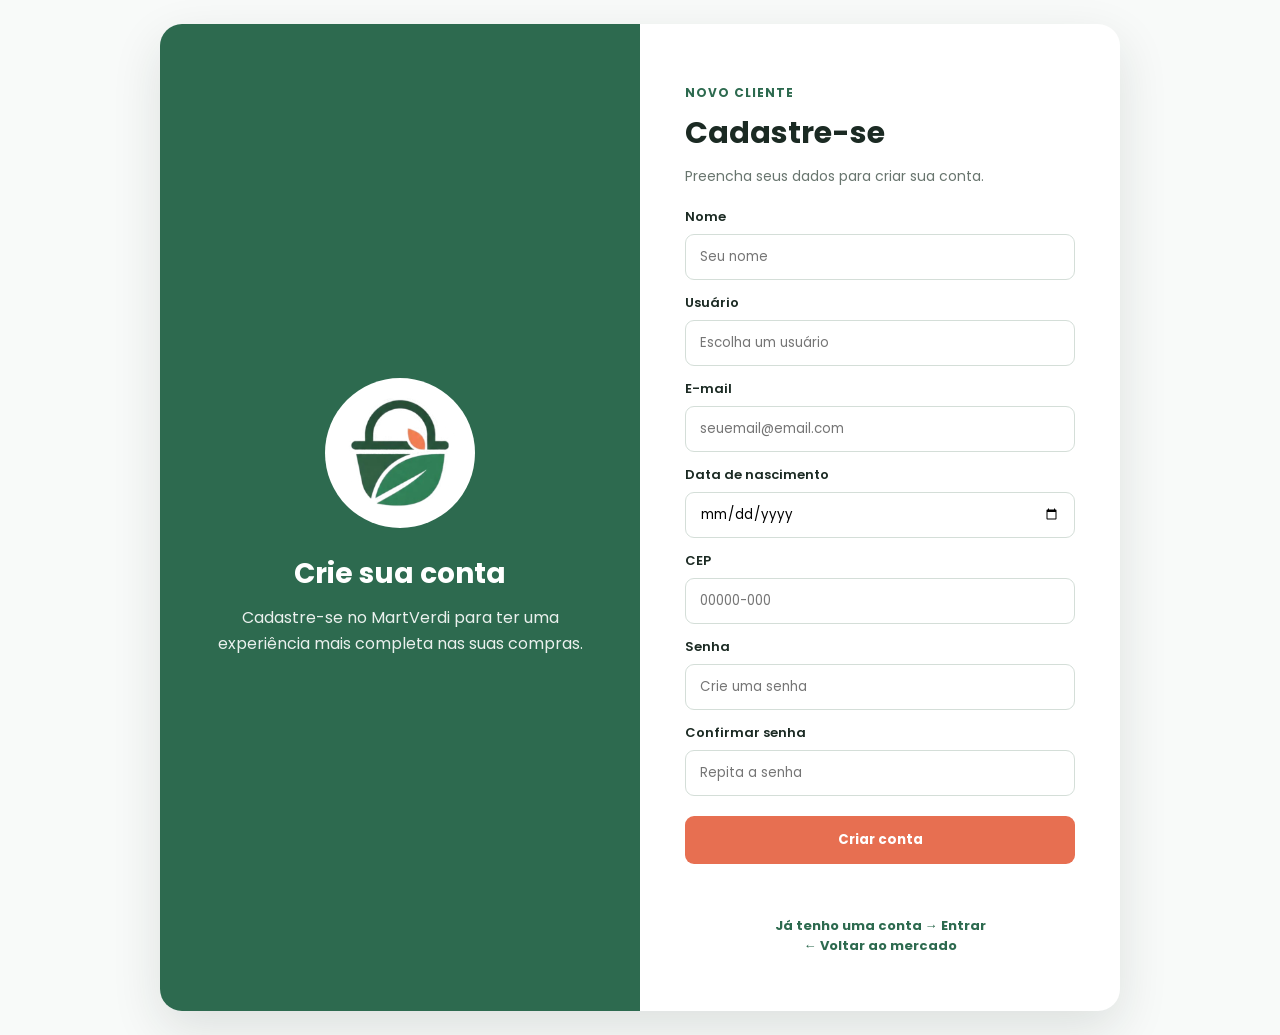
<file: frontend/wwwroot/pages/cadastro.html>
<!DOCTYPE html>

<!-- CADASTRO: formulário de criação de conta do protótipo. -->

<html lang="pt-BR">
<head>
  <meta charset="UTF-8">
  <meta name="viewport" content="width=device-width, initial-scale=1.0">
  <title>Criar conta | MartVerdi</title>
  <link rel="preconnect" href="https://fonts.googleapis.com">
  <link rel="preconnect" href="https://fonts.gstatic.com" crossorigin>
  <link href="https://fonts.googleapis.com/css2?family=Poppins:wght@400;500;600;700&display=swap" rel="stylesheet">
  <style>
    *{box-sizing:border-box;margin:0;padding:0;font-family:Poppins,sans-serif}body{min-height:100vh;background:#F8FAF9;color:#1B2A23;display:flex;align-items:center;justify-content:center;padding:24px}.cadastro-page{width:min(960px,100%);display:grid;grid-template-columns:1fr 1fr;background:#fff;border-radius:22px;overflow:hidden;box-shadow:0 18px 50px rgba(27,42,35,.12)}.cadastro-brand{background:#2D6A4F;color:#fff;padding:55px 45px;display:flex;flex-direction:column;justify-content:center;align-items:center;text-align:center}.cadastro-brand img{width:150px;height:150px;object-fit:contain;background:#fff;border-radius:50%;padding:15px;margin-bottom:25px}.cadastro-brand h1{font-size:28px;margin-bottom:10px}.cadastro-brand p{opacity:.9;line-height:1.6}.cadastro-form{padding:55px 45px}.kicker{font-size:12px;color:#2D6A4F;font-weight:700;letter-spacing:1px}.cadastro-form h2{font-size:30px;margin:7px 0 10px}.intro{color:#68756E;font-size:14px;margin-bottom:20px}label{display:block;font-size:13px;font-weight:600;margin:13px 0 7px}.field{width:100%;height:46px;border:1px solid #D4DED8;border-radius:9px;padding:0 14px;outline:none}.field:focus{border-color:#2D6A4F;box-shadow:0 0 0 3px rgba(45,106,79,.1)}.btn{width:100%;height:48px;border:0;border-radius:9px;background:#E76F51;color:#fff;font-weight:700;margin-top:20px;cursor:pointer}.btn:hover{background:#D85B3B}.links{margin-top:18px;text-align:center;font-size:13px}.links a{color:#2D6A4F;font-weight:700;text-decoration:none}.mensagem{margin-top:14px;min-height:20px;font-size:13px;font-weight:600}@media(max-width:700px){.cadastro-page{grid-template-columns:1fr}.cadastro-brand{padding:35px}.cadastro-brand img{width:100px;height:100px}.cadastro-form{padding:35px 25px}}
  </style>
  <link rel="icon" type="image/png" href="../favicon.png">
</head>
<body>
  <main class="cadastro-page">
    <section class="cadastro-brand"><img src="../assets/img/martverdi-icon.png" alt="Logo MartVerdi"><h1>Crie sua conta</h1><p>Cadastre-se no MartVerdi para ter uma experiência mais completa nas suas compras.</p></section>
    <section class="cadastro-form">
      <span class="kicker">NOVO CLIENTE</span><h2>Cadastre-se</h2><p class="intro">Preencha seus dados para criar sua conta.</p>
      <form id="cadastroForm">
        <label for="nome">Nome</label><input class="field" id="nome" required placeholder="Seu nome">
        <label for="usuario">Usuário</label><input class="field" id="usuario" required placeholder="Escolha um usuário">
        <label for="email">E-mail</label><input class="field" id="email" type="email" required placeholder="seuemail@email.com">
        <label for="dataNascimento">Data de nascimento</label><input class="field" id="dataNascimento" type="date" required>
        <label for="cep">CEP</label><input class="field" id="cep" inputmode="numeric" maxlength="9" required placeholder="00000-000">
        <label for="senha">Senha</label><input class="field" id="senha" type="password" required placeholder="Crie uma senha">
        <label for="confirmar">Confirmar senha</label><input class="field" id="confirmar" type="password" required placeholder="Repita a senha">
        <button class="btn" type="submit">Criar conta</button>
      </form>
      <p id="mensagem" class="mensagem"></p>
      <div class="links"><a href="./login.html">Já tenho uma conta → Entrar</a><br><a href="../index.html">← Voltar ao mercado</a></div>
    </section>
  </main>
  <script>
      // Captura o formulário e os campos utilizados no cadastro.
      const formulario = document.getElementById('cadastroForm');
      const campoCep = document.getElementById('cep');

      // Envia os dados do formulário para a API quando o usuário se cadastra.
      formulario.addEventListener('submit', async function (e) {
          e.preventDefault();

          // Captura os valores digitados pelo usuário.
          const nome = document.getElementById('nome').value.trim();
          const usuario = document.getElementById('usuario').value.trim();
          const email = document.getElementById('email').value.trim();
          const dataNascimento = document.getElementById('dataNascimento').value;
          const cep = campoCep.value.trim();
          const senha = document.getElementById('senha').value;
          const confirmar = document.getElementById('confirmar').value;
          const mensagem = document.getElementById('mensagem');

          // Função para exibir mensagens ao usuário.
          function mostrarMensagem(texto, cor) {
              mensagem.textContent = texto;
              mensagem.style.color = cor;
          }

          // Valida o CEP antes de enviar os dados.
          if (cep.replace(/\D/g, '').length !== 8) {
              mostrarMensagem('Digite um CEP válido.', '#D85B3B');
              return;
          }

          // Verifica se as duas senhas são iguais.
          if (senha !== confirmar) {
              mostrarMensagem('As senhas não coincidem.', '#D85B3B');
              return;
          }

          // Impede a utilização do nome de usuário reservado.
          if (usuario.toLowerCase() === 'admin') {
              mostrarMensagem('Esse usuário não está disponível.', '#D85B3B');
              return;
          }

          // Monta o objeto com os dados esperados pela API.
          const dadosCadastro = {
              nome: nome,
              usuario: usuario,
              email: email,
              dataNascimento: dataNascimento,
              cep: cep,
              senha: senha
          };

          try {
              mostrarMensagem('Criando sua conta...', '#2D6A4F');

              // Envia os dados para o ASP.NET Core cadastrar no SQL Server.
              const resposta = await fetch('/api/usuarios/cadastro', {
                  method: 'POST',
                  headers: {
                      'Content-Type': 'application/json'
                  },
                  credentials: 'same-origin',
                  body: JSON.stringify(dadosCadastro)
              });

              // Converte a resposta da API para JSON.
              const resultado = await resposta.json();

              // Exibe a mensagem caso o cadastro não seja concluído.
              if (!resposta.ok) {
                  mostrarMensagem(
                      resultado.mensagem || 'Não foi possível realizar o cadastro.',
                      '#D85B3B'
                  );
                  return;
              }

              // Mantém o CEP salvo para utilização no restante do site.
              localStorage.setItem('martverdiCep', cep);

              // A API já cria a sessão de login automaticamente.
              mostrarMensagem('Conta criada com sucesso!', '#2D6A4F');

              // Redireciona o usuário para a página inicial.
              setTimeout(() => {
                  window.location.href = '../index.html';
              }, 700);

          } catch (erro) {
              // Informa quando não foi possível acessar a API.
              mostrarMensagem(
                  'Erro ao conectar com o servidor. Tente novamente.',
                  '#D85B3B'
              );

              console.error('Erro no cadastro:', erro);
          }
      });

      // Formata automaticamente o CEP no padrão 00000-000.
      campoCep.addEventListener('input', function () {
          const numeros = this.value.replace(/\D/g, '').slice(0, 8);

          this.value = numeros.length > 5
              ? numeros.slice(0, 5) + '-' + numeros.slice(5)
              : numeros;
      });

  </script>

</body>
</html>
</file>
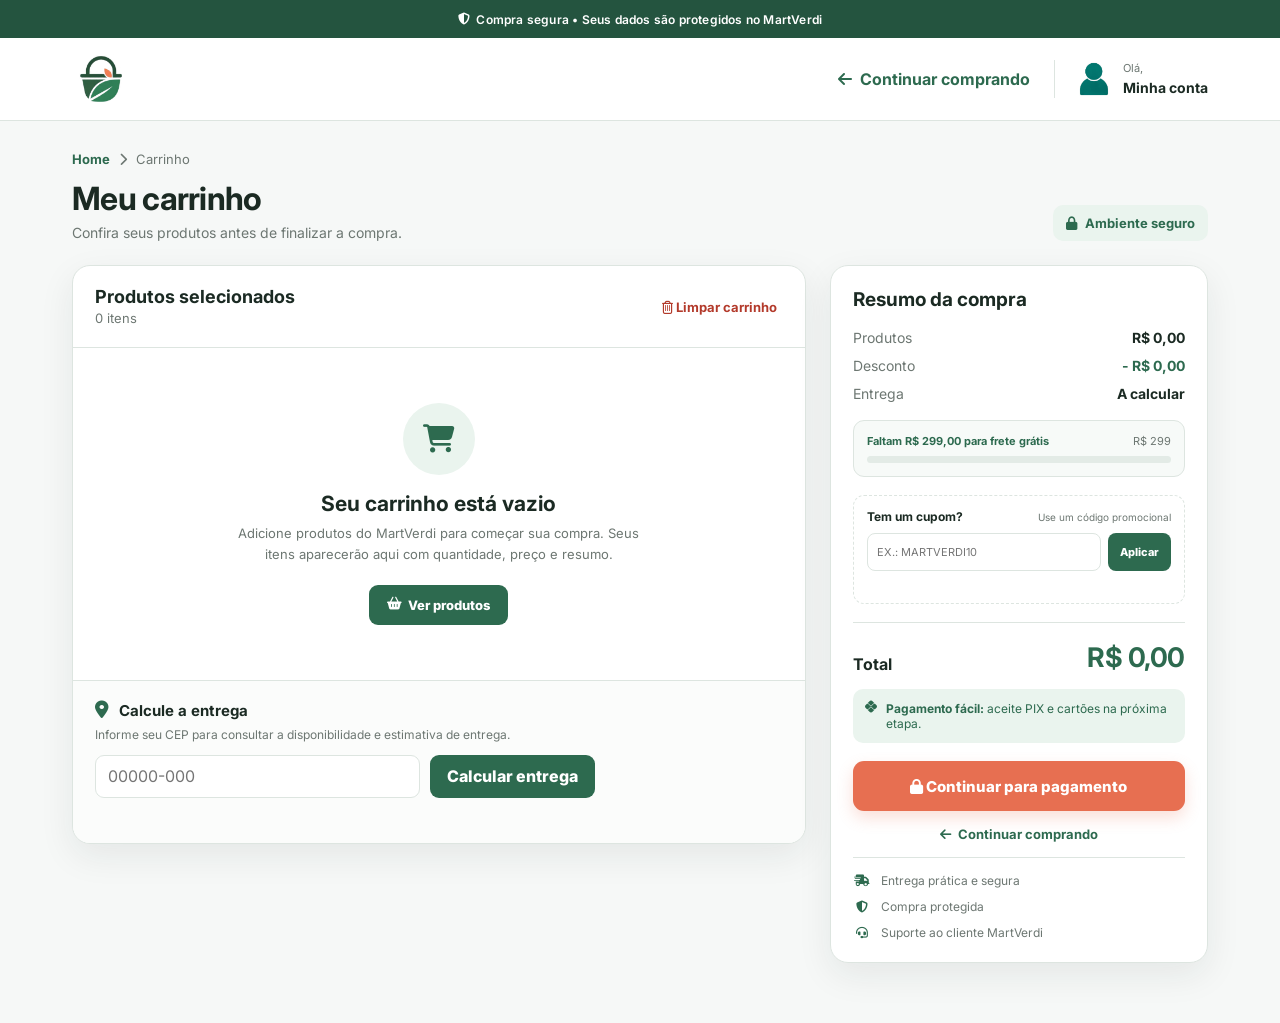
<file: frontend/wwwroot/pages/carrinho.html>
<!DOCTYPE html>
<!-- CARRINHO: itens, quantidades, frete, cupom e resumo da compra. -->

<html lang="pt-BR">
<head>
  <meta charset="UTF-8">
  <meta name="viewport" content="width=device-width, initial-scale=1.0">
  <meta name="theme-color" content="#2D6A4F">
  <title>Carrinho | MartVerdi</title>
  <link rel="icon" type="image/png" href="../favicon.png">
  <link rel="preconnect" href="https://fonts.googleapis.com">
  <link rel="preconnect" href="https://fonts.gstatic.com" crossorigin>
  <link href="https://fonts.googleapis.com/css2?family=Inter:wght@400;500;600;700;800&display=swap" rel="stylesheet">
  <link rel="stylesheet" href="https://cdnjs.cloudflare.com/ajax/libs/font-awesome/6.5.2/css/all.min.css">
  <style>
    :root{
      --green:#2D6A4F;
      --green-dark:#24543F;
      --green-soft:#EAF4EE;
      --orange:#E76F51;
      --orange-dark:#D85B3B;
      --yellow:#F4A261;
      --bg:#F6F8F7;
      --white:#fff;
      --text:#1B2A23;
      --muted:#6D7772;
      --border:#DDE5E0;
      --shadow:0 12px 35px rgba(27,42,35,.08);
    }
    *{box-sizing:border-box}
    body{margin:0;font-family:Inter,Arial,sans-serif;background:var(--bg);color:var(--text)}
    button,input{font:inherit}
    a{color:inherit}

    .topbar{background:var(--green-dark);color:#fff;height:38px;display:flex;align-items:center;justify-content:center;font-size:12px;font-weight:600;letter-spacing:.2px}
    .header{background:#fff;border-bottom:1px solid var(--border);position:sticky;top:0;z-index:10}
    .header-inner{max-width:1180px;margin:auto;min-height:78px;padding:12px 22px;display:flex;align-items:center;gap:24px}
    .logo{display:flex;align-items:center;justify-content:center;width:58px;height:58px;flex:none}
    .logo img{width:52px;height:52px;object-fit:contain}
    .back{display:inline-flex;align-items:center;gap:8px;text-decoration:none;color:var(--green);font-weight:700;margin-left:auto}
    .account{display:flex;align-items:center;gap:10px;text-decoration:none;border-left:1px solid var(--border);padding-left:20px}
    .account img{width:38px;height:38px;object-fit:contain}
    .account small{display:block;color:var(--muted);font-size:11px;margin-bottom:2px}
    .account strong{font-size:14px}

    .container{max-width:1180px;margin:0 auto;padding:30px 22px 60px}
    .breadcrumb{display:flex;gap:9px;align-items:center;color:var(--muted);font-size:13px;margin-bottom:12px}
    .breadcrumb a{text-decoration:none;color:var(--green);font-weight:700}
    .title-row{display:flex;justify-content:space-between;align-items:end;gap:20px;margin-bottom:24px}
    h1{font-size:32px;margin:0 0 6px;letter-spacing:-.7px}
    .subtitle{margin:0;color:var(--muted);font-size:14px}
    .security{display:flex;align-items:center;gap:8px;color:var(--green);font-size:13px;font-weight:700;background:var(--green-soft);padding:10px 13px;border-radius:10px}

    .layout{display:grid;grid-template-columns:minmax(0,1.65fr) minmax(320px,.85fr);gap:24px;align-items:start}
    .card{background:#fff;border:1px solid var(--border);border-radius:18px;box-shadow:var(--shadow)}
    .cart-card{overflow:hidden}
    .cart-head{padding:20px 22px;border-bottom:1px solid var(--border);display:flex;justify-content:space-between;align-items:center;gap:12px}
    .cart-head h2{margin:0;font-size:18px}
    .cart-head span{font-size:13px;color:var(--muted)}
    .clear-btn{border:0;background:none;color:#B33A2B;font-weight:700;cursor:pointer;font-size:13px}
    .clear-btn:hover{text-decoration:underline}

    .item{display:grid;grid-template-columns:90px minmax(0,1fr) auto;gap:18px;align-items:center;padding:20px 22px;border-bottom:1px solid #EDF1EE}
    .item:last-child{border-bottom:0}
    .item-img{width:90px;height:90px;border:1px solid #E5EBE7;border-radius:13px;background:#fff;display:flex;align-items:center;justify-content:center;padding:7px}
    .item-img img{width:100%;height:100%;object-fit:contain;border-radius:8px}
    .item-main{min-width:0}
    .item-category{font-size:11px;color:var(--green);font-weight:800;text-transform:uppercase;letter-spacing:.5px;margin-bottom:5px}
    .item-name{font-size:15px;font-weight:700;line-height:1.35;margin:0 0 5px}
    .item-note{font-size:12px;color:var(--muted);margin-bottom:12px}
    .item-actions{display:flex;align-items:center;gap:14px}
    .qty{height:36px;border:1px solid var(--border);border-radius:9px;display:flex;align-items:center;overflow:hidden;background:#fff}
    .qty button{width:34px;height:100%;border:0;background:#F5F8F6;color:var(--green);font-weight:800;cursor:pointer}
    .qty button:hover{background:var(--green-soft)}
    .qty span{width:35px;text-align:center;font-weight:700;font-size:13px}
    .remove{border:0;background:none;color:var(--muted);cursor:pointer;font-size:12px;font-weight:600}
    .remove:hover{color:#B33A2B}
    .item-price{text-align:right;white-space:nowrap}
    .item-unit{font-size:11px;color:var(--muted);margin-bottom:4px}
    .item-total{font-size:17px;font-weight:800;color:var(--green)}

    .delivery{padding:20px 22px;border-top:1px solid var(--border);background:#FBFCFB}
    .delivery-title{display:flex;gap:10px;align-items:center;margin-bottom:7px}
    .delivery-title i{color:var(--green);font-size:18px}
    .delivery-title strong{font-size:15px}
    .delivery p{margin:0 0 13px;color:var(--muted);font-size:12px}
    .cep-row{display:flex;gap:10px;max-width:500px}
    .cep-row input{height:43px;flex:1;border:1px solid var(--border);border-radius:9px;padding:0 12px;outline:none}
    .cep-row input:focus{border-color:var(--green);box-shadow:0 0 0 3px rgba(45,106,79,.1)}
    .cep-row button{height:43px;border:0;border-radius:9px;padding:0 17px;background:var(--green);color:#fff;font-weight:800;cursor:pointer}
    .cep-row button:hover{background:var(--green-dark)}
    .cep-message{font-size:12px;margin-top:9px;color:var(--green);font-weight:600;min-height:16px}

    .summary{padding:22px;position:sticky;top:104px}
    .summary h2{font-size:19px;margin:0 0 18px}
    .summary-row{display:flex;justify-content:space-between;gap:15px;margin:11px 0;font-size:14px}
    .summary-row span:first-child{color:var(--muted)}
    .summary-row strong{font-weight:700}
    .discount{color:var(--green)!important}
    .free{color:var(--green);font-weight:800}
    .divider{height:1px;background:var(--border);margin:18px 0}
    .total-row{display:flex;justify-content:space-between;align-items:end;gap:12px}
    .total-row span{font-weight:700}
    .total-row strong{font-size:27px;color:var(--green);letter-spacing:-.5px}
    .pix{margin-top:15px;padding:12px;border-radius:10px;background:var(--green-soft);font-size:12px;color:var(--green);display:flex;gap:9px;align-items:flex-start}
    .checkout{width:100%;height:50px;margin-top:18px;border:0;border-radius:11px;background:var(--orange);color:#fff;font-weight:800;cursor:pointer;font-size:15px;box-shadow:0 7px 16px rgba(231,111,81,.22)}
    .checkout:hover{background:var(--orange-dark);transform:translateY(-1px)}
    .continue{display:flex;justify-content:center;align-items:center;gap:7px;margin-top:15px;color:var(--green);font-weight:700;text-decoration:none;font-size:13px}
    .frete-progresso{margin:18px 0;padding:13px;border-radius:11px;background:#F7FAF8;border:1px solid var(--border)}
    .frete-progresso-top{display:flex;justify-content:space-between;gap:10px;font-size:11px;margin-bottom:8px}.frete-progresso-top strong{color:var(--green)}.frete-progresso-top span{color:var(--muted)}.barra-frete{height:7px;background:#E3EBE6;border-radius:99px;overflow:hidden}.barra-frete span{display:block;height:100%;width:0;background:var(--green);border-radius:99px;transition:.3s}
    .cupom-box{margin:15px 0;padding:13px;border:1px dashed var(--border);border-radius:11px}.cupom-box>div:first-child{display:flex;justify-content:space-between;gap:8px;align-items:center}.cupom-box strong{font-size:12px}.cupom-box span{font-size:10px;color:var(--muted)}.cupom-row{display:flex;gap:7px;margin-top:9px}.cupom-row input{flex:1;min-width:0;height:38px;border:1px solid var(--border);border-radius:8px;padding:0 9px;text-transform:uppercase;font-size:11px}.cupom-row button{border:0;border-radius:8px;background:var(--green);color:#fff;font-weight:800;padding:0 12px;font-size:11px}.cupom-box small{display:block;margin-top:7px;font-size:10px;color:var(--green);min-height:12px}
    .benefits{margin-top:15px;padding-top:15px;border-top:1px solid var(--border);display:grid;gap:11px}
    .benefit{display:flex;gap:10px;align-items:center;font-size:12px;color:var(--muted)}
    .benefit i{color:var(--green);width:18px;text-align:center}

    .empty{padding:55px 25px;text-align:center}
    .empty-icon{width:72px;height:72px;border-radius:50%;background:var(--green-soft);color:var(--green);display:flex;align-items:center;justify-content:center;margin:0 auto 16px;font-size:28px}
    .empty h2{margin:0 0 7px;font-size:21px}
    .empty p{margin:0 auto 20px;color:var(--muted);font-size:13px;max-width:420px;line-height:1.6}
    .empty a{display:inline-flex;background:var(--green);color:#fff;text-decoration:none;padding:12px 18px;border-radius:9px;font-weight:800;font-size:13px}

    .toast{position:fixed;right:22px;bottom:22px;background:var(--green-dark);color:#fff;padding:13px 17px;border-radius:11px;box-shadow:0 10px 30px rgba(0,0,0,.2);font-size:13px;font-weight:700;opacity:0;transform:translateY(10px);pointer-events:none;transition:.25s;z-index:50}
    .toast.show{opacity:1;transform:translateY(0)}

    @media(max-width:900px){
      .layout{grid-template-columns:1fr}
      .summary{position:static}
    }
    @media(max-width:650px){
      .topbar{font-size:10px;padding:0 12px;text-align:center}
      .header-inner{padding:10px 15px;gap:12px}
      .logo{width:46px;height:46px}.logo img{width:44px;height:44px}
      .account{padding-left:10px}.account div{display:none}
      .back{font-size:12px}
      .container{padding:22px 14px 40px}
      .title-row{align-items:flex-start;flex-direction:column}.security{font-size:11px}
      h1{font-size:27px}
      .item{grid-template-columns:70px 1fr;gap:13px;padding:16px}
      .item-img{width:70px;height:70px;grid-row:span 2}
      .item-price{grid-column:2;text-align:left}
      .item-actions{flex-wrap:wrap}
      .cart-head,.delivery,.summary{padding:17px}
      .cep-row{flex-direction:column}.cep-row button{width:100%}
    }
  </style>
<script>
  // NAVEGAÇÃO: volta à página inicial de forma segura a partir do carrinho.
  function voltarParaInicio(event) {
    if (event) event.preventDefault();
    window.location.assign('../index.html');
  }
</script>
</head>
<body>
  <div class="topbar"><i class="fa-solid fa-shield-halved"></i>&nbsp; Compra segura • Seus dados são protegidos no MartVerdi</div>

  <header class="header">
    <div class="header-inner">
      <a class="logo" href="../index.html" onclick="voltarParaInicio(event)" aria-label="MartVerdi"><img src="../assets/img/martverdi-icon.png" alt="MartVerdi"></a>
      <a class="back" href="../index.html" onclick="voltarParaInicio(event)"><i class="fa-solid fa-arrow-left"></i> Continuar comprando</a>
      <a class="account" href="./painel.html" aria-label="Minha conta">
        <img src="../assets/img/conta.png" alt="Minha conta">
        <div><small>Olá,</small><strong id="nomeConta">Minha conta</strong></div>
      </a>
    </div>
  </header>

  <main class="container">
    <div class="breadcrumb"><a href="../index.html" onclick="voltarParaInicio(event)">Home</a><i class="fa-solid fa-chevron-right"></i><span>Carrinho</span></div>
    <div class="title-row">
      <div>
        <h1>Meu carrinho</h1>
        <p class="subtitle">Confira seus produtos antes de finalizar a compra.</p>
      </div>
      <div class="security"><i class="fa-solid fa-lock"></i> Ambiente seguro</div>
    </div>

    <div id="conteudoCarrinho" class="layout">
      <section class="card cart-card">
        <div class="cart-head">
          <div><h2>Produtos selecionados</h2><span id="contadorItens">0 itens</span></div>
          <button class="clear-btn" id="limparBtn" type="button"><i class="fa-regular fa-trash-can"></i> Limpar carrinho</button>
        </div>
        <div id="listaCarrinho"></div>
        <div class="delivery">
          <div class="delivery-title"><i class="fa-solid fa-location-dot"></i><strong>Calcule a entrega</strong></div>
          <p>Informe seu CEP para consultar a disponibilidade e estimativa de entrega.</p>
          <div class="cep-row">
            <input id="cepCarrinho" inputmode="numeric" maxlength="9" placeholder="00000-000" aria-label="CEP para entrega">
            <button id="calcularCep" type="button">Calcular entrega</button>
          </div>
          <div class="cep-message" id="cepMensagem"></div>
        </div>
      </section>

      <aside class="card summary">
        <h2>Resumo da compra</h2>
        <div class="summary-row"><span>Produtos</span><strong id="subtotal">R$ 0,00</strong></div>
        <div class="summary-row"><span>Desconto</span><strong class="discount" id="desconto">- R$ 0,00</strong></div>
        <div class="summary-row"><span>Entrega</span><strong id="frete">A calcular</strong></div>
        <div class="frete-progresso" id="freteProgresso"><div class="frete-progresso-top"><strong id="freteProgressoTexto">Faltam R$ 299,00 para frete grátis</strong><span>R$ 299</span></div><div class="barra-frete"><span id="barraFrete"></span></div></div>
        <div class="cupom-box"><div><strong>Tem um cupom?</strong><span>Use um código promocional</span></div><div class="cupom-row"><input id="cupomInput" placeholder="Ex.: MARTVERDI10"><button id="aplicarCupom" type="button">Aplicar</button></div><small id="cupomMensagem"></small></div>
        <div class="divider"></div>
        <div class="total-row"><span>Total</span><strong id="total">R$ 0,00</strong></div>
        <div class="pix"><i class="fa-brands fa-pix"></i><span><strong>Pagamento fácil:</strong> aceite PIX e cartões na próxima etapa.</span></div>
        <button class="checkout" id="finalizarBtn" type="button"><i class="fa-solid fa-lock"></i> Continuar para pagamento</button>
        <a class="continue" href="../index.html" onclick="voltarParaInicio(event)"><i class="fa-solid fa-arrow-left"></i> Continuar comprando</a>
        <div class="benefits">
          <div class="benefit"><i class="fa-solid fa-truck-fast"></i><span>Entrega prática e segura</span></div>
          <div class="benefit"><i class="fa-solid fa-shield-halved"></i><span>Compra protegida</span></div>
          <div class="benefit"><i class="fa-solid fa-headset"></i><span>Suporte ao cliente MartVerdi</span></div>
        </div>
      </aside>
    </div>
  </main>

  <div class="toast" id="toast"></div>

  <script>
    (function(){
      const lista = document.getElementById('listaCarrinho');
      const contador = document.getElementById('contadorItens');
      const subtotalEl = document.getElementById('subtotal');
      const descontoEl = document.getElementById('desconto');
      const freteEl = document.getElementById('frete');
      const totalEl = document.getElementById('total');
      const cepInput = document.getElementById('cepCarrinho');
      const cepMsg = document.getElementById('cepMensagem');
      const toast = document.getElementById('toast');
      // CUPOM: código demonstrativo para mostrar a lógica de promoção no protótipo.
      let cupomAtivo = localStorage.getItem('martverdiCupom') === 'MARTVERDI10';

      let itens = JSON.parse(localStorage.getItem('carrinhoItens')) || [];

      function escapeHtml(valor){
        return String(valor ?? '').replace(/[&<>'"]/g, function(c){return {'&':'&amp;','<':'&lt;','>':'&gt;',"'":'&#39;','"':'&quot;'}[c]});
      }
      function numeroPreco(valor){
        if(typeof valor === 'number') return valor;
        const limpo = String(valor || '').replace(/[^0-9,.-]/g,'').replace(/\./g,'').replace(',','.');
        return Number(limpo) || 0;
      }
      function moeda(valor){return valor.toLocaleString('pt-BR',{style:'currency',currency:'BRL'});}
      function salvar(){
        localStorage.setItem('carrinhoItens', JSON.stringify(itens));
        localStorage.setItem('carrinho', itens.length);
      }
      function agrupar(){
        const mapa = new Map();
        itens.forEach(function(item){
          const chave = item.nome + '|' + item.preco;
          if(!mapa.has(chave)) mapa.set(chave,{...item,quantidade:0});
          mapa.get(chave).quantidade++;
        });
        return Array.from(mapa.values());
      }
      function mostrarToast(msg){
        toast.textContent=msg; toast.classList.add('show');
        clearTimeout(window.mvToast); window.mvToast=setTimeout(()=>toast.classList.remove('show'),2200);
      }
      function atualizar(){
        const grupos = agrupar();
        const qtdTotal = itens.length;
        contador.textContent = qtdTotal + (qtdTotal === 1 ? ' item' : ' itens');

        if(!grupos.length){
          lista.innerHTML = '<div class="empty"><div class="empty-icon"><i class="fa-solid fa-cart-shopping"></i></div><h2>Seu carrinho está vazio</h2><p>Adicione produtos do MartVerdi para começar sua compra. Seus itens aparecerão aqui com quantidade, preço e resumo.</p><a href="../index.html" onclick="voltarParaInicio(event)"><i class="fa-solid fa-basket-shopping"></i>&nbsp; Ver produtos</a></div>';
          subtotalEl.textContent='R$ 0,00'; descontoEl.textContent='- R$ 0,00'; freteEl.textContent='A calcular'; totalEl.textContent='R$ 0,00';
          return;
        }

        lista.innerHTML = grupos.map(function(item,index){
          const preco = numeroPreco(item.preco);
          const totalItem = preco * item.quantidade;
          return '<article class="item">' +
            '<div class="item-img"><img src="'+escapeHtml(item.imagem || '')+'" alt="'+escapeHtml(item.nome)+'"></div>' +
            '<div class="item-main"><div class="item-category">Produto MartVerdi</div><h3 class="item-name">'+escapeHtml(item.nome)+'</h3><div class="item-note">Preço unitário: '+moeda(preco)+'</div>' +
            '<div class="item-actions"><div class="qty"><button type="button" data-action="minus" data-index="'+index+'" aria-label="Diminuir quantidade">−</button><span>'+item.quantidade+'</span><button type="button" data-action="plus" data-index="'+index+'" aria-label="Aumentar quantidade">+</button></div><button class="remove" type="button" data-action="remove" data-index="'+index+'"><i class="fa-regular fa-trash-can"></i> Remover</button></div></div>' +
            '<div class="item-price"><div class="item-unit">'+item.quantidade+' × '+moeda(preco)+'</div><div class="item-total">'+moeda(totalItem)+'</div></div>' +
          '</article>';
        }).join('');

        let subtotal = 0; grupos.forEach(i=>subtotal += numeroPreco(i.preco)*i.quantidade);
        const descontoBase = subtotal >= 150 ? subtotal * .05 : 0;
        const descontoCupom = cupomAtivo ? subtotal * .10 : 0;
        const desconto = descontoBase + descontoCupom;
        const frete = subtotal >= 299 ? 0 : 12.90;
        subtotalEl.textContent=moeda(subtotal);
        descontoEl.textContent=desconto ? '- '+moeda(desconto) : '- R$ 0,00';
        freteEl.innerHTML = subtotal >= 299 ? '<span class="free">Grátis</span>' : moeda(frete);
        totalEl.textContent=moeda(Math.max(0,subtotal-desconto+frete));
        const barra = document.getElementById('barraFrete');
        const textoFrete = document.getElementById('freteProgressoTexto');
        const percentual = Math.min(100,(subtotal/299)*100);
        if(barra) barra.style.width=percentual+'%';
        if(textoFrete) textoFrete.textContent = subtotal >= 299 ? 'Você ganhou frete grátis!' : 'Faltam '+moeda(299-subtotal)+' para frete grátis';
        const cupomMsg=document.getElementById('cupomMensagem');
        if(cupomMsg && cupomAtivo) cupomMsg.textContent='Cupom MARTVERDI10 aplicado: 10% de desconto.';
      }

      lista.addEventListener('click',function(e){
        const btn=e.target.closest('[data-action]'); if(!btn) return;
        const grupos=agrupar(); const idx=Number(btn.dataset.index); const item=grupos[idx]; if(!item) return;
        const key=item.nome+'|'+item.preco;
        if(btn.dataset.action==='plus') itens.push({...item});
        if(btn.dataset.action==='minus'){
          const pos=itens.findIndex(x=>x.nome+'|'+x.preco===key); if(pos>=0) itens.splice(pos,1);
        }
        if(btn.dataset.action==='remove') itens=itens.filter(x=>x.nome+'|'+x.preco!==key);
        salvar(); atualizar();
      });

      document.getElementById('limparBtn').addEventListener('click',function(){
        if(!itens.length) return;
        if(confirm('Deseja realmente limpar todos os itens do carrinho?')){itens=[];salvar();atualizar();mostrarToast('Carrinho limpo.');}
      });

      function formatarCep(v){
        const n=v.replace(/\D/g,'').slice(0,8); return n.length>5?n.slice(0,5)+'-'+n.slice(5):n;
      }
      cepInput.value=localStorage.getItem('martverdiCep') || '';
      cepInput.addEventListener('input',()=>cepInput.value=formatarCep(cepInput.value));
      document.getElementById('calcularCep').addEventListener('click',function(){
        const cep=formatarCep(cepInput.value);
        if(cep.length!==9){cepMsg.textContent='Digite um CEP válido com 8 números.';cepMsg.style.color='#B33A2B';return;}
        localStorage.setItem('martverdiCep',cep);
        const grupos=agrupar(); let subtotal=0;grupos.forEach(i=>subtotal+=numeroPreco(i.preco)*i.quantidade);
        freteEl.innerHTML=subtotal>=299?'<span class="free">Grátis</span>':moeda(12.90); atualizar();
        cepMsg.textContent=subtotal>=299?'Entrega grátis para o CEP '+cep+'.':'Entrega estimada para o CEP '+cep+': '+moeda(12.90)+'.';
        cepMsg.style.color='#2D6A4F';
        mostrarToast('CEP salvo para esta compra.');
      });

      // CUPOM: MARTVERDI10 concede 10% de desconto no protótipo.
      document.getElementById('aplicarCupom')?.addEventListener('click',function(){
        const campo=document.getElementById('cupomInput'); const msg=document.getElementById('cupomMensagem'); const codigo=(campo.value||'').trim().toUpperCase();
        if(codigo==='MARTVERDI10'){cupomAtivo=true;localStorage.setItem('martverdiCupom',codigo);msg.textContent='Cupom aplicado com sucesso!';msg.style.color='#2D6A4F';atualizar();}
        else{cupomAtivo=false;localStorage.removeItem('martverdiCupom');msg.textContent='Cupom não encontrado. Tente MARTVERDI10.';msg.style.color='#B33A2B';atualizar();}
      });

        // FINALIZAÇÃO: envia os produtos do carrinho para a API de pedidos.
        document.getElementById('finalizarBtn').addEventListener('click', async function () {
            // Verifica se existe algum produto no carrinho.
            if (!itens.length) {
                mostrarToast('Adicione pelo menos um produto ao carrinho.');
                return;
            }

            // Verifica se o usuário está identificado no navegador.
            if (!localStorage.getItem('usuarioLogado')) {
                localStorage.setItem('martverdiDestinoLogin', window.location.href);
                window.location.href = './login.html';
                return;
            }

            // Exige o CEP antes de registrar o pedido.
            if (!localStorage.getItem('martverdiCep')) {
                cepInput.focus();
                cepMsg.textContent = 'Informe seu CEP antes de continuar.';
                cepMsg.style.color = '#B33A2B';
                return;
            }

            // Agrupa os produtos repetidos e prepara os dados para a API.
            const produtosPedido = agrupar().map(function (item) {
                return {
                    produtoId: Number(item.id),
                    quantidade: Number(item.quantidade)
                };
            });

            // Impede o envio caso algum produto não tenha um ID válido.
            if (produtosPedido.some(item => !item.produtoId || item.quantidade <= 0)) {
                mostrarToast('Não foi possível identificar um dos produtos.');
                return;
            }

            const botao = document.getElementById('finalizarBtn');
            botao.disabled = true;
            botao.textContent = 'Registrando pedido...';

            try {
                // Envia os produtos usando a sessão autenticada do usuário.
                const resposta = await fetch('/api/pedidos', {
                    method: 'POST',
                    credentials: 'include',
                    headers: {
                        'Content-Type': 'application/json'
                    },
                    body: JSON.stringify({
                        itens: produtosPedido
                    })
                });

                // Lê a resposta enviada pelo servidor.
                const resultado = await resposta.json();

                if (!resposta.ok) {
                    throw new Error(resultado.mensagem || 'Não foi possível registrar o pedido.');
                }

                // Limpa o carrinho somente depois que o banco confirma o pedido.
                itens = [];
                salvar();
                atualizar();

                // Informa o número do pedido criado no SQL Server.
                mostrarToast('Pedido #' + resultado.pedidoId + ' realizado com sucesso!');
            }
            catch (erro) {
                // Mantém os produtos no carrinho se ocorrer algum erro.
                mostrarToast(erro.message || 'Erro ao finalizar a compra.');
            }
            finally {
                // Libera o botão novamente.
                botao.disabled = false;
                botao.innerHTML = '<i class="fa-solid fa-lock"></i> Continuar para pagamento';
            }
        });

      const usuario=localStorage.getItem('usuarioLogado'); if(usuario) document.getElementById('nomeConta').textContent=usuario;
      atualizar();
    })();
  </script>
</body>
</html>
</file>
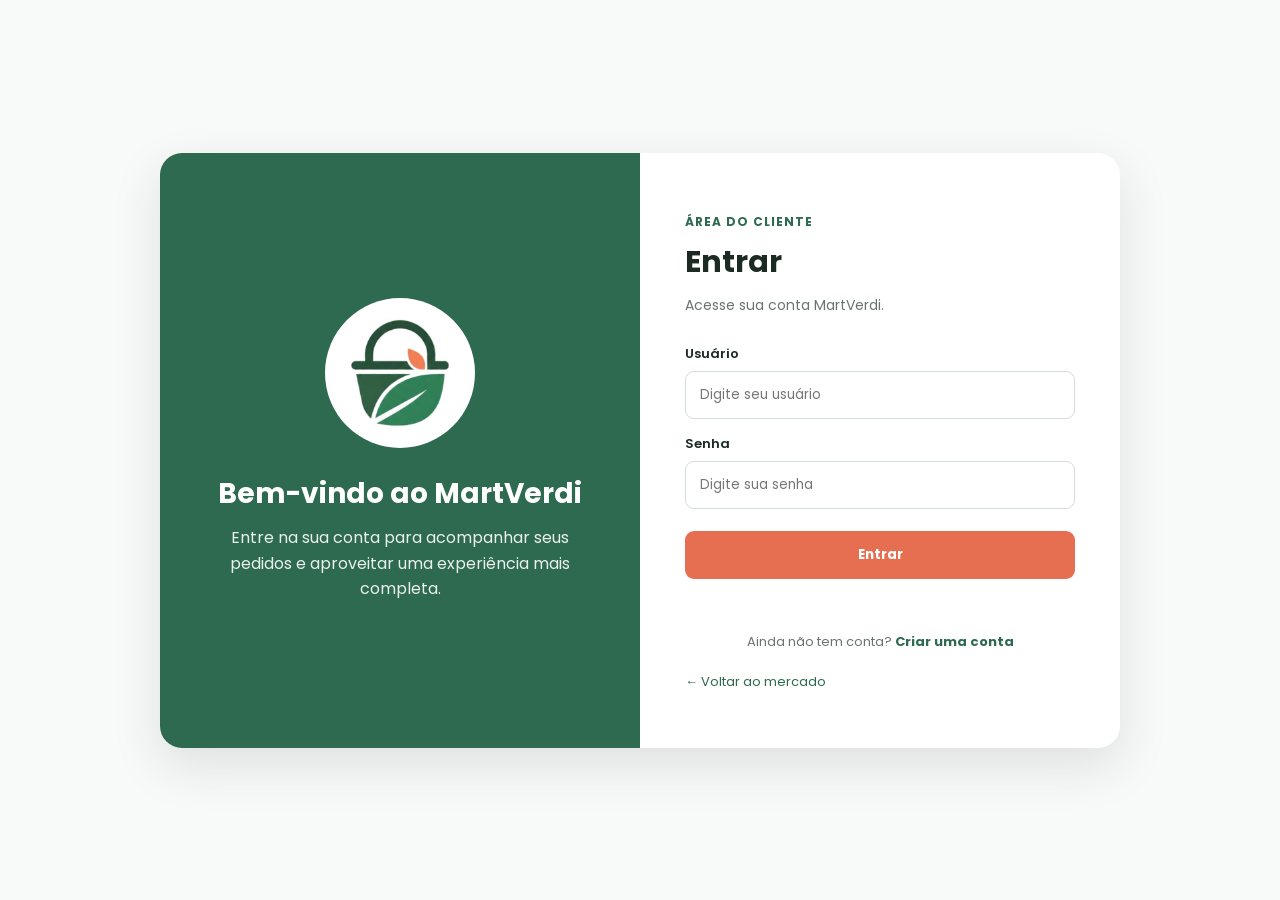
<file: frontend/wwwroot/pages/login.html>
<!DOCTYPE html>
<!-- LOGIN: formulário de entrada do usuário e redirecionamento para a conta. -->

<html lang="pt-BR">
<head>
  <meta charset="UTF-8">
  <meta name="viewport" content="width=device-width, initial-scale=1.0">
  <title>Entrar | MartVerdi</title>
  <link rel="preconnect" href="https://fonts.googleapis.com">
  <link rel="preconnect" href="https://fonts.gstatic.com" crossorigin>
  <link href="https://fonts.googleapis.com/css2?family=Poppins:wght@400;500;600;700&display=swap" rel="stylesheet">
  <style>
    *{box-sizing:border-box;margin:0;padding:0;font-family:Poppins,sans-serif}
    body{min-height:100vh;background:#F8FAF9;color:#1B2A23;display:flex;align-items:center;justify-content:center;padding:24px}
    .login-page{width:min(960px,100%);display:grid;grid-template-columns:1fr 1fr;background:#fff;border-radius:22px;overflow:hidden;box-shadow:0 18px 50px rgba(27,42,35,.12)}
    .login-brand{background:#2D6A4F;color:#fff;padding:55px 45px;display:flex;flex-direction:column;justify-content:center;align-items:center;text-align:center}
    .login-brand img{width:150px;height:150px;object-fit:contain;background:#fff;border-radius:50%;padding:15px;margin-bottom:25px}
    .login-brand h1{font-size:28px;margin-bottom:10px}.login-brand p{opacity:.9;line-height:1.6}
    .login-form{padding:55px 45px}.kicker{font-size:12px;color:#2D6A4F;font-weight:700;letter-spacing:1px}.login-form h2{font-size:30px;margin:7px 0 10px}.intro{color:#68756E;font-size:14px;margin-bottom:28px}
    label{display:block;font-size:13px;font-weight:600;margin:15px 0 7px}.field{width:100%;height:48px;border:1px solid #D4DED8;border-radius:9px;padding:0 14px;outline:none}.field:focus{border-color:#2D6A4F;box-shadow:0 0 0 3px rgba(45,106,79,.1)}
    .btn-login{width:100%;height:48px;border:0;border-radius:9px;background:#E76F51;color:#fff;font-weight:700;margin-top:22px;cursor:pointer}.btn-login:hover{background:#D85B3B}
    .cadastro{margin-top:18px;text-align:center;font-size:13px;color:#68756E}.cadastro a{color:#2D6A4F;font-weight:700;text-decoration:none}.voltar{display:inline-block;margin-top:20px;color:#2D6A4F;text-decoration:none;font-size:13px}
    #mensagem{margin-top:15px;font-size:13px;font-weight:600;min-height:20px}
    @media(max-width:700px){.login-page{grid-template-columns:1fr}.login-brand{padding:35px}.login-brand img{width:100px;height:100px}.login-form{padding:35px 25px}}
  </style>
  <link rel="icon" type="image/png" href="../favicon.png">
</head>
<body>
  <main class="login-page">
    <section class="login-brand">
      <img src="../assets/img/martverdi-icon.png" alt="Logo MartVerdi">
      <h1>Bem-vindo ao MartVerdi</h1>
      <p>Entre na sua conta para acompanhar seus pedidos e aproveitar uma experiência mais completa.</p>
    </section>
    <section class="login-form">
      <span class="kicker">ÁREA DO CLIENTE</span>
      <h2>Entrar</h2>
      <p class="intro">Acesse sua conta MartVerdi.</p>
      <form id="loginForm">
        <label for="usuario">Usuário</label>
        <input class="field" id="usuario" type="text" placeholder="Digite seu usuário" required>
        <label for="senha">Senha</label>
        <input class="field" id="senha" type="password" placeholder="Digite sua senha" required>
        <button class="btn-login" type="submit">Entrar</button>
      </form>
      <p id="mensagem"></p>
      <p class="cadastro">Ainda não tem conta? <a href="./cadastro.html">Criar uma conta</a></p>
      <a class="voltar" href="../index.html">← Voltar ao mercado</a>
    </section>
  </main>
  <script>
      // Captura o formulário de login.
      const form = document.getElementById('loginForm');

      // Executa a autenticação quando o formulário é enviado.
      form.addEventListener('submit', async function (e) {
          e.preventDefault();

          // Captura os dados digitados pelo usuário.
          const identificador = document.getElementById('usuario').value.trim();
          const senha = document.getElementById('senha').value;
          const mensagem = document.getElementById('mensagem');

          // Função para exibir mensagens na tela.
          function mostrarMensagem(texto, cor) {
              mensagem.textContent = texto;
              mensagem.style.color = cor;
          }

          // Monta os dados que serão enviados para a API.
          const dadosLogin = {
              identificador: identificador,
              senha: senha
          };

          try {
              mostrarMensagem('Verificando seus dados...', '#2D6A4F');

              // Envia usuário e senha para o ASP.NET Core.
              const resposta = await fetch('/api/usuarios/login', {
                  method: 'POST',
                  headers: {
                      'Content-Type': 'application/json'
                  },
                  credentials: 'same-origin',
                  body: JSON.stringify(dadosLogin)
              });

              // Recebe a resposta do servidor.
              const resultado = await resposta.json();

              // Verifica se a autenticação foi realizada.
              if (!resposta.ok) {
                  mostrarMensagem(
                      resultado.mensagem || 'Usuário ou senha incorretos.',
                      '#D85B3B'
                  );
                  return;
              }

              // Recupera a página para a qual o usuário queria ir.
              const destino = localStorage.getItem('martverdiDestinoLogin');

              // Remove o destino salvo após recuperá-lo.
              localStorage.removeItem('martverdiDestinoLogin');

              // Informa que o login foi realizado.
              mostrarMensagem('Login realizado com sucesso!', '#2D6A4F');

              // Redireciona para a página desejada ou para a inicial.
              setTimeout(() => {
                  window.location.href = destino || '../index.html';
              }, 600);

          } catch (erro) {
              // Informa caso o servidor não possa ser acessado.
              mostrarMensagem(
                  'Erro ao conectar com o servidor. Tente novamente.',
                  '#D85B3B'
              );

              console.error('Erro no login:', erro);
          }
      });
  </script>
</body>
</html>
</file>
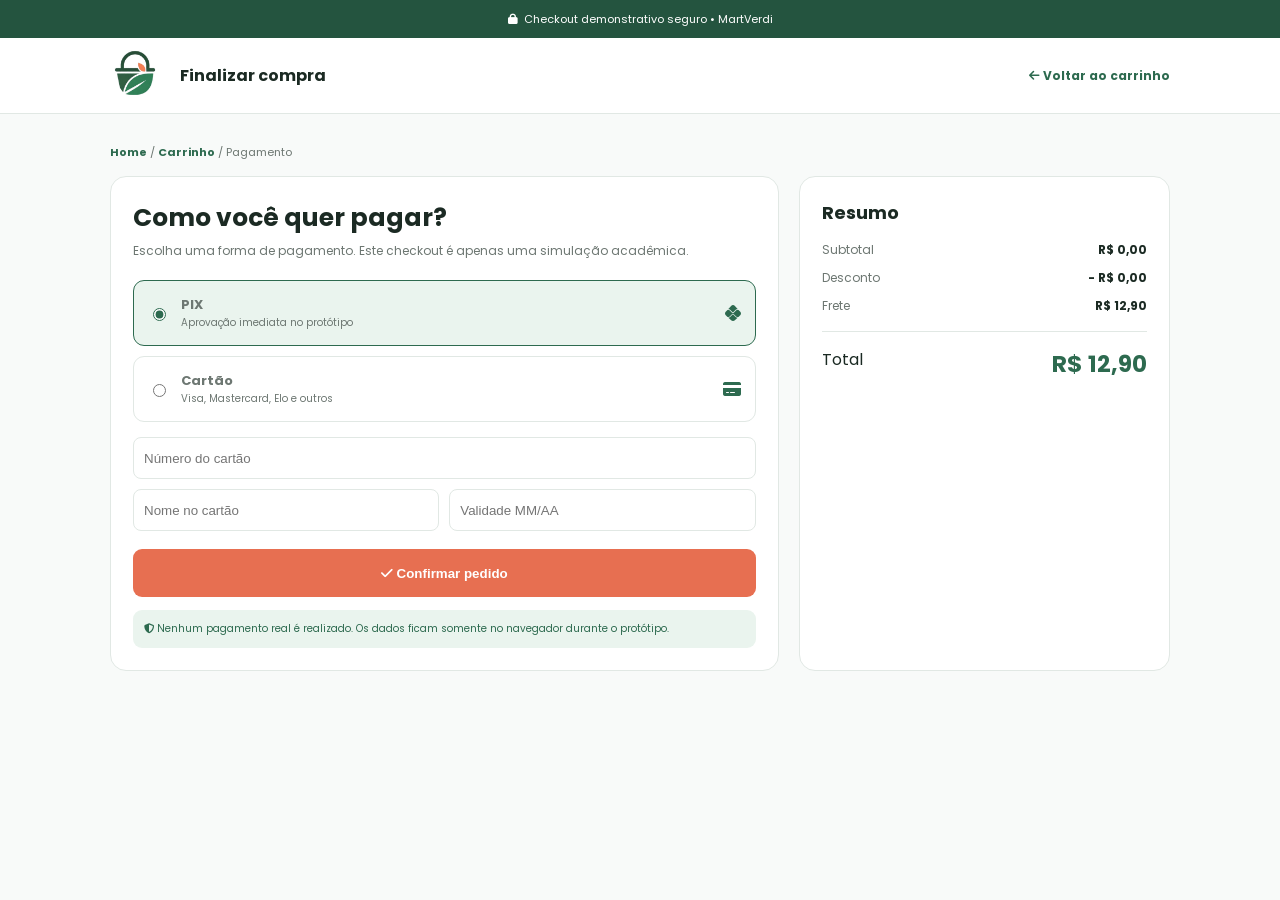
<file: frontend/wwwroot/pages/pagamento.html>
<!DOCTYPE html>
<!-- PAGAMENTO: checkout demonstrativo com PIX/cartão e criação de pedido no localStorage. -->
<html lang="pt-BR">
<head><meta charset="UTF-8"><meta name="viewport" content="width=device-width,initial-scale=1.0"><meta name="theme-color" content="#2D6A4F"><title>Pagamento | MartVerdi</title><link rel="icon" href="../favicon.png"><link rel="preconnect" href="https://fonts.googleapis.com"><link rel="preconnect" href="https://fonts.gstatic.com" crossorigin><link href="https://fonts.googleapis.com/css2?family=Poppins:wght@400;500;600;700;800&display=swap" rel="stylesheet"><link rel="stylesheet" href="https://cdnjs.cloudflare.com/ajax/libs/font-awesome/6.5.2/css/all.min.css"><style>
:root{--green:#2D6A4F;--dark:#24543F;--orange:#E76F51;--bg:#F8FAF9;--text:#1B2A23;--muted:#6D7772;--line:#E1E8E4;--soft:#EAF4EE}*{box-sizing:border-box}body{margin:0;background:var(--bg);color:var(--text);font-family:Poppins,Arial,sans-serif}.top{height:38px;background:var(--dark);color:#fff;display:flex;align-items:center;justify-content:center;font-size:11px}.header{background:#fff;border-bottom:1px solid var(--line)}.header-in{max-width:1100px;margin:auto;min-height:75px;padding:10px 20px;display:flex;align-items:center;gap:20px}.header-in img{width:50px;height:50px;object-fit:contain}.header-in a{margin-left:auto;text-decoration:none;color:var(--green);font-size:12px;font-weight:700}.container{max-width:1100px;margin:auto;padding:30px 20px}.crumb{font-size:11px;color:var(--muted);margin-bottom:15px}.crumb a{color:var(--green);font-weight:700;text-decoration:none}.layout{display:grid;grid-template-columns:1.35fr .75fr;gap:20px}.card{background:#fff;border:1px solid var(--line);border-radius:16px;padding:22px}.card h1{font-size:25px;margin:0 0 5px}.sub{font-size:12px;color:var(--muted);margin:0 0 20px}.option{border:1px solid var(--line);border-radius:11px;padding:14px;margin:10px 0;display:flex;align-items:center;gap:12px;cursor:pointer}.option:has(input:checked){border-color:var(--green);background:var(--soft)}.option input{accent-color:var(--green)}.option strong{display:block;font-size:13px}.option span{display:block;color:var(--muted);font-size:10px}.fields{display:grid;grid-template-columns:1fr 1fr;gap:10px;margin-top:15px}.fields input{height:42px;border:1px solid var(--line);border-radius:8px;padding:0 10px;outline:0}.fields .full{grid-column:1/-1}.summary h2{margin:0 0 15px;font-size:18px}.row{display:flex;justify-content:space-between;margin:10px 0;font-size:12px}.row span{color:var(--muted)}.total{border-top:1px solid var(--line);margin-top:16px;padding-top:15px;display:flex;justify-content:space-between}.total strong{font-size:23px;color:var(--green)}.confirm{width:100%;height:48px;border:0;border-radius:9px;background:var(--orange);color:#fff;font-weight:800;margin-top:18px;cursor:pointer}.confirm:hover{background:#D85B3B}.secure{margin-top:13px;background:var(--soft);padding:11px;border-radius:9px;color:var(--green);font-size:10px}@media(max-width:760px){.layout{grid-template-columns:1fr}.fields{grid-template-columns:1fr}.fields .full{grid-column:auto}}
</style></head>
<body>
<div class="top"><i class="fa-solid fa-lock"></i>&nbsp; Checkout demonstrativo seguro • MartVerdi</div>
<header class="header"><div class="header-in"><a href="../index.html" style="margin:0"><img src="../assets/img/martverdi-icon.png" alt="MartVerdi"></a><strong>Finalizar compra</strong><a href="./carrinho.html"><i class="fa-solid fa-arrow-left"></i> Voltar ao carrinho</a></div></header>
<main class="container"><div class="crumb"><a href="../index.html">Home</a> / <a href="./carrinho.html">Carrinho</a> / Pagamento</div><div class="layout"><section class="card"><h1>Como você quer pagar?</h1><p class="sub">Escolha uma forma de pagamento. Este checkout é apenas uma simulação acadêmica.</p><label class="option"><input type="radio" name="pagamento" value="PIX" checked><span><strong>PIX</strong><span>Aprovação imediata no protótipo</span></span><i class="fa-brands fa-pix" style="margin-left:auto;color:var(--green)"></i></label><label class="option"><input type="radio" name="pagamento" value="Cartão"><span><strong>Cartão</strong><span>Visa, Mastercard, Elo e outros</span></span><i class="fa-solid fa-credit-card" style="margin-left:auto;color:var(--green)"></i></label><div class="fields" id="camposCartao" hidden><input class="full" placeholder="Número do cartão" inputmode="numeric"><input placeholder="Nome no cartão"><input placeholder="Validade MM/AA"></div><button class="confirm" id="confirmar"><i class="fa-solid fa-check"></i> Confirmar pedido</button><div class="secure"><i class="fa-solid fa-shield-halved"></i> Nenhum pagamento real é realizado. Os dados ficam somente no navegador durante o protótipo.</div></section><aside class="card summary"><h2>Resumo</h2><div id="itensResumo"></div><div class="row"><span>Subtotal</span><strong id="subtotal">R$ 0,00</strong></div><div class="row"><span>Desconto</span><strong id="desconto">R$ 0,00</strong></div><div class="row"><span>Frete</span><strong id="frete">R$ 0,00</strong></div><div class="total"><span>Total</span><strong id="total">R$ 0,00</strong></div></aside></div></main>
<script>
// CHECKOUT: calcula o resumo, escolhe pagamento e grava um pedido demonstrativo.
    const moeda = v => Number(v || 0).toLocaleString('pt-BR', { style: 'currency', currency: 'BRL' }); const itens = JSON.parse(localStorage.getItem('carrinhoItens') || '[]'); const grupos = {}; itens.forEach(i => { const k = i.id || i.nome; if (!grupos[k]) grupos[k] = { ...i, quantidade: 0 }; grupos[k].quantidade++ }); const lista = Object.values(grupos); let subtotal = lista.reduce((s, i) => s + Number(i.preco || 0) * i.quantidade, 0); const descontoBase = subtotal >= 150 ? subtotal * .05 : 0; const descontoCupom = localStorage.getItem('martverdiCupom') === 'MARTVERDI10' ? subtotal * .10 : 0; const desconto = descontoBase + descontoCupom; const frete = subtotal >= 299 ? 0 : 12.90; document.getElementById('subtotal').textContent = moeda(subtotal); document.getElementById('desconto').textContent = '- ' + moeda(desconto); document.getElementById('frete').textContent = frete ? moeda(frete) : 'Grátis'; document.getElementById('total').textContent = moeda(subtotal - desconto + frete); document.getElementById('itensResumo').innerHTML = lista.map(i => `<div class="row"><span>${i.quantidade}× ${i.nome}</span><strong>${moeda(i.preco * i.quantidade)}</strong></div>`).join(''); document.querySelectorAll('input[name="pagamento"]').forEach(r => r.addEventListener('change', () => document.getElementById('camposCartao').hidden = r.value !== 'Cartão'));// CONFIRMAÇÃO: envia o pedido para a API e registra no SQL Server.
    document.getElementById('confirmar').onclick = async function () {
        // Verifica se o usuário está autenticado.
        if (!localStorage.getItem('usuarioLogado')) {
            localStorage.setItem('martverdiDestinoLogin', location.href);
            location.href = './login.html';
            return;
        }

        // Impede a confirmação de um carrinho vazio.
        if (!lista.length) {
            alert('Seu carrinho está vazio.');
            location.href = './carrinho.html';
            return;
        }

        // Prepara os produtos e suas quantidades para a API.
        const itensPedido = lista.map(function (item) {
            return {
                produtoId: Number(item.id),
                quantidade: Number(item.quantidade)
            };
        });

        // Verifica se todos os produtos possuem identificadores válidos.
        if (itensPedido.some(item => !item.produtoId || item.quantidade <= 0)) {
            alert('Não foi possível identificar os produtos do pedido.');
            return;
        }

        const botao = document.getElementById('confirmar');
        botao.disabled = true;
        botao.textContent = 'Registrando pedido...';

        try {
            // Envia o pedido para o servidor usando a sessão do usuário.
            const resposta = await fetch('/api/pedidos', {
                method: 'POST',
                credentials: 'include',
                headers: {
                    'Content-Type': 'application/json'
                },
                body: JSON.stringify({
                    itens: itensPedido
                })
            });

            // Obtém o resultado retornado pela API.
            const resultado = await resposta.json();

            if (!resposta.ok) {
                throw new Error(resultado.mensagem || 'Não foi possível confirmar o pedido.');
            }

            // Mantém o histórico local para a tela do painel.
            const pedidos = JSON.parse(localStorage.getItem('martverdiPedidos') || '[]');
            const pedido = {
                id: resultado.pedidoId,
                data: new Date().toLocaleDateString('pt-BR'),
                status: 'Pendente',
                pagamento: document.querySelector('input[name="pagamento"]:checked').value,
                total: subtotal - desconto + frete,
                itens: lista
            };

            pedidos.unshift(pedido);
            localStorage.setItem('martverdiPedidos', JSON.stringify(pedidos));

            // Limpa o carrinho e o cupom somente após a confirmação do servidor.
            localStorage.removeItem('carrinhoItens');
            localStorage.removeItem('martverdiCupom');

            // Informa o número real do pedido criado no banco.
            alert(`Pedido #${resultado.pedidoId} confirmado com sucesso!`);

            // Redireciona o usuário para o painel.
            location.href = './painel.html';
        }
        catch (erro) {
            // Preserva o carrinho caso o pedido não seja registrado.
            alert(erro.message || 'Erro ao confirmar o pedido.');
        }
        finally {
            // Reabilita o botão caso o usuário permaneça na página.
            botao.disabled = false;
            botao.innerHTML = '<i class="fa-solid fa-check"></i> Confirmar pedido';
        }
    };
</script>
    </body>
</html>
</file>
